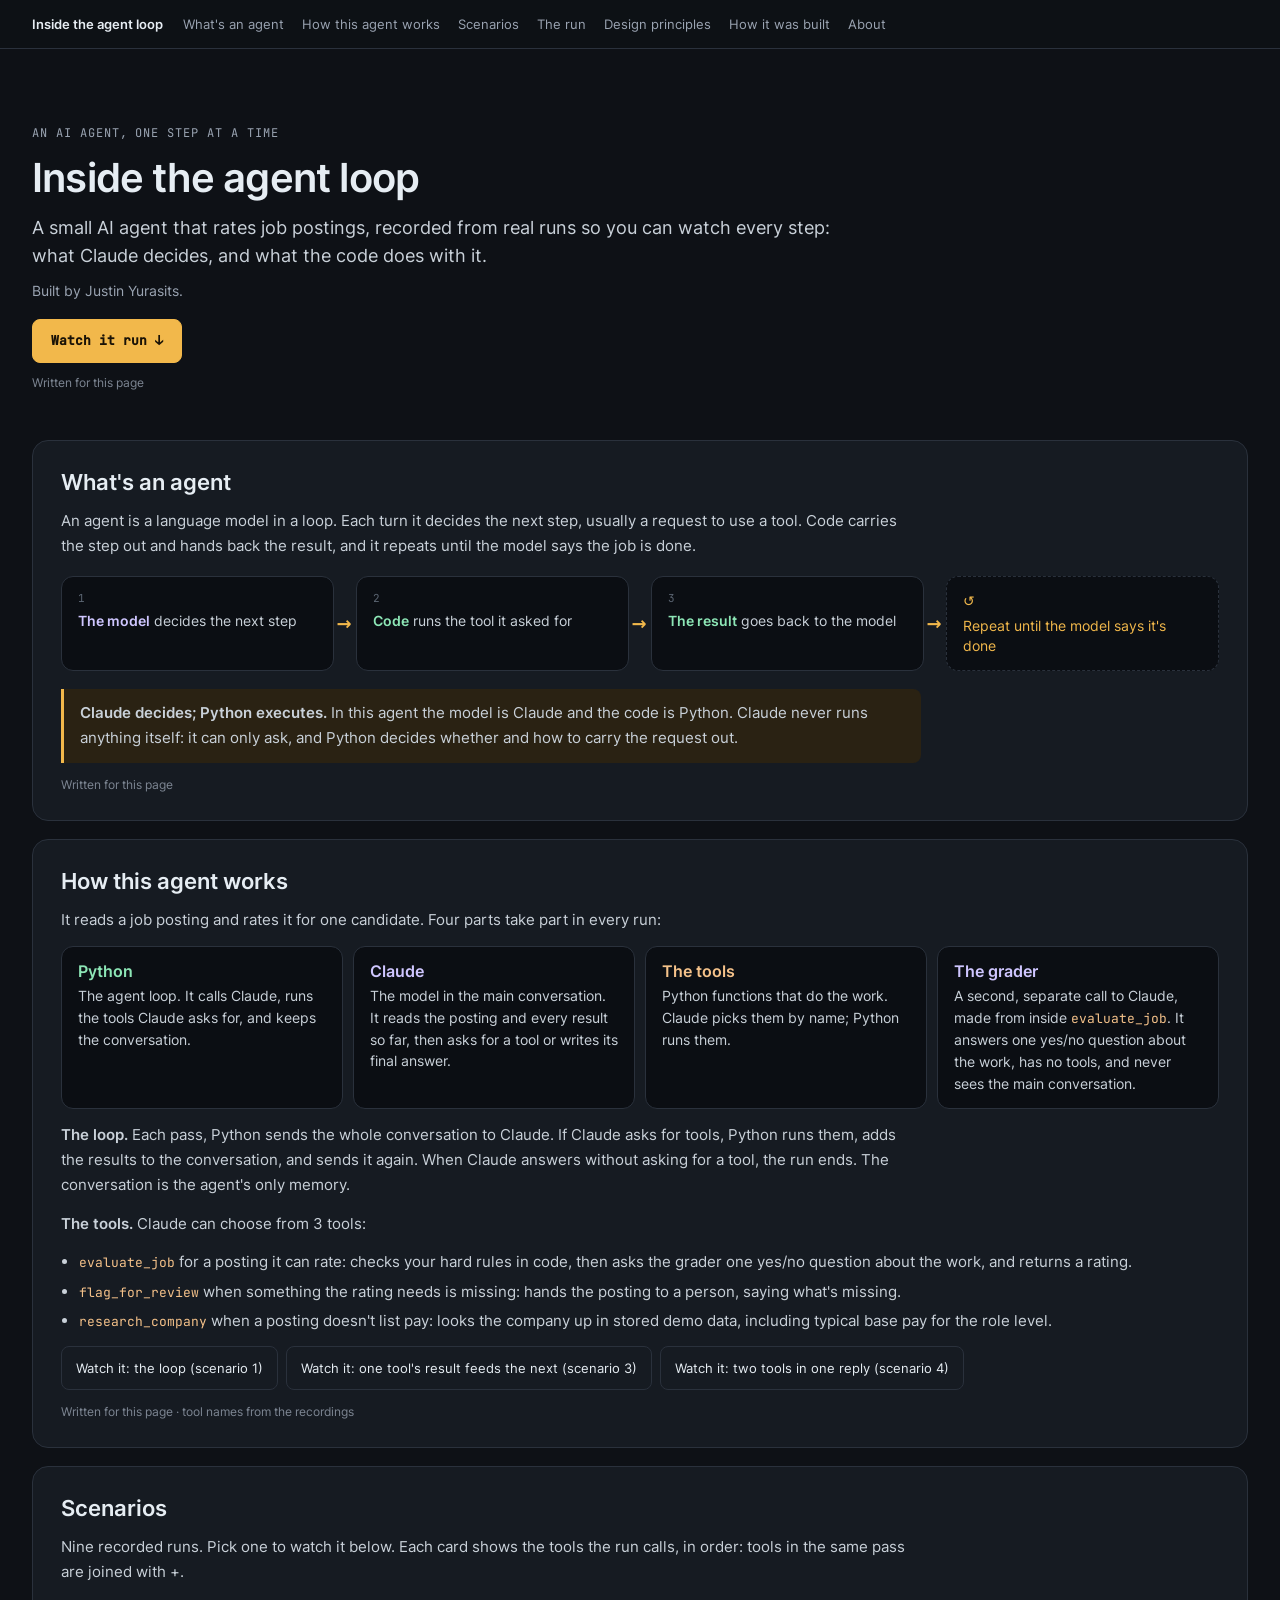
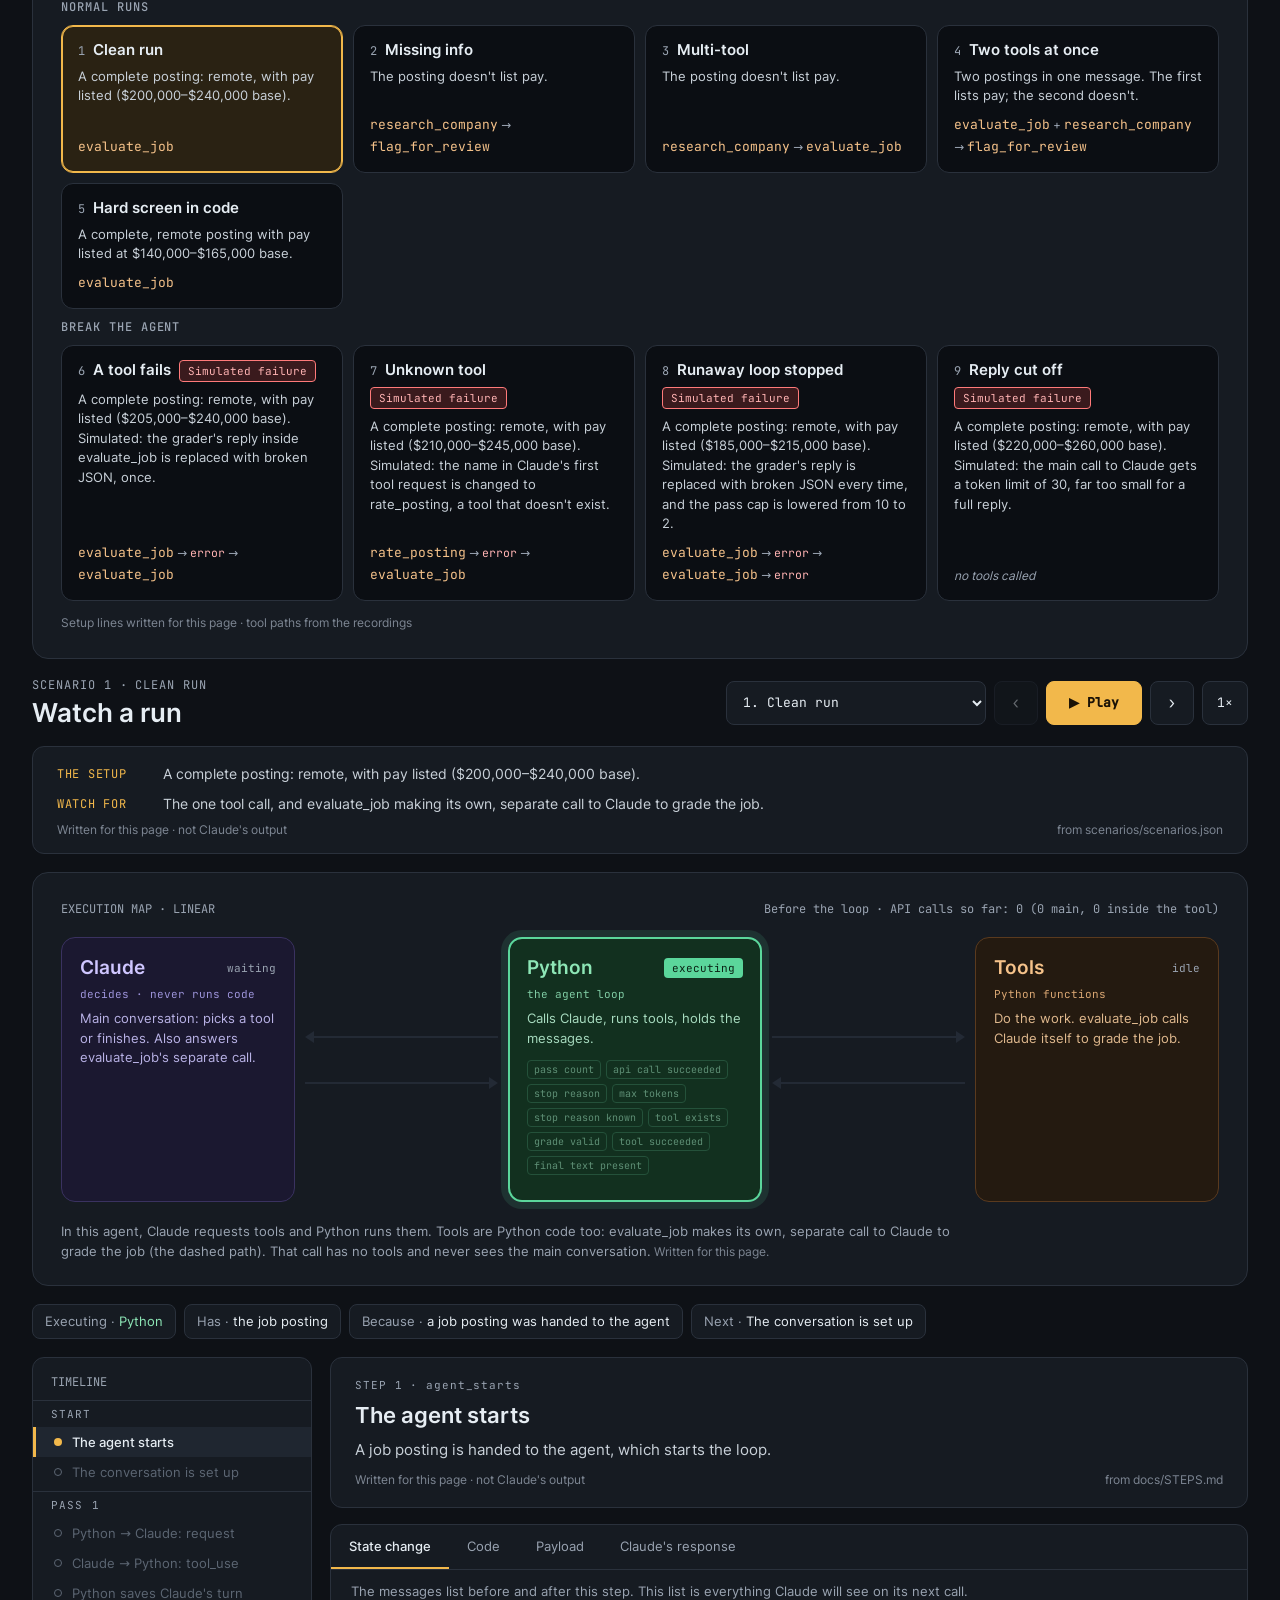
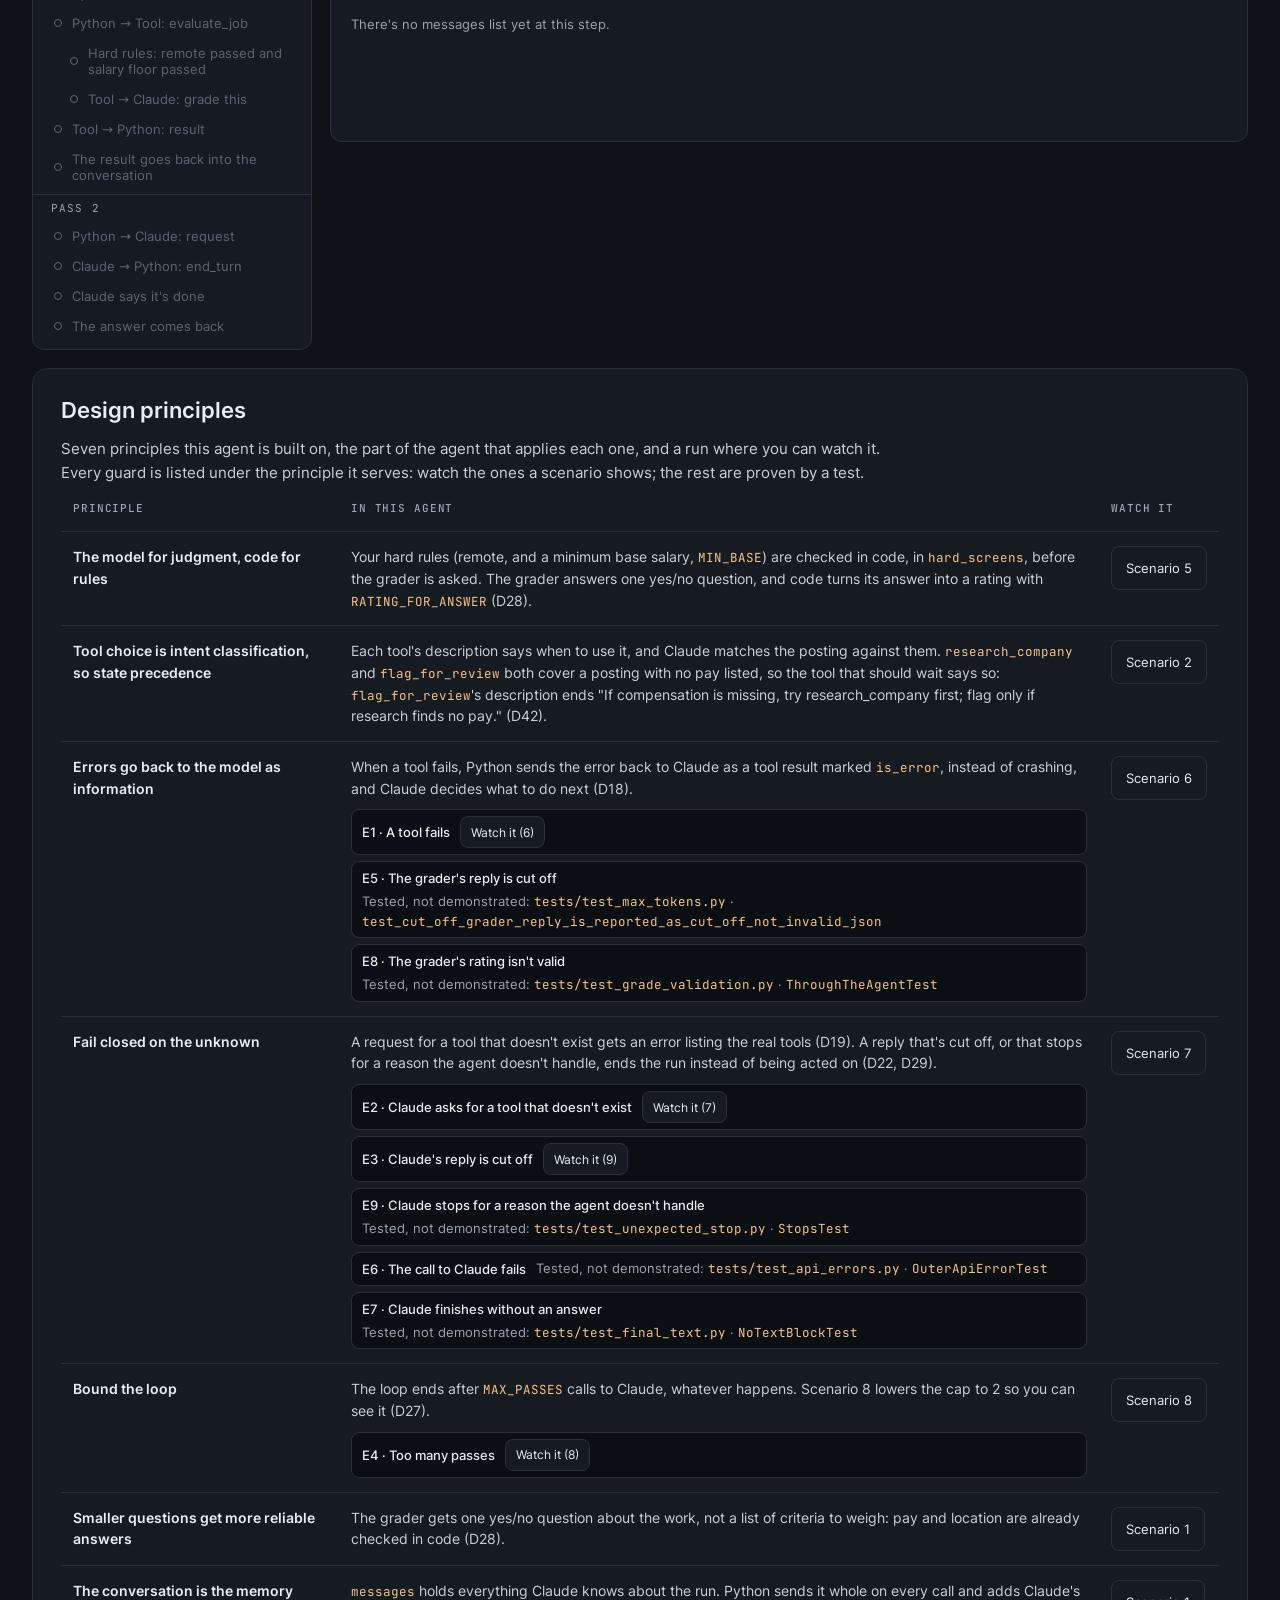
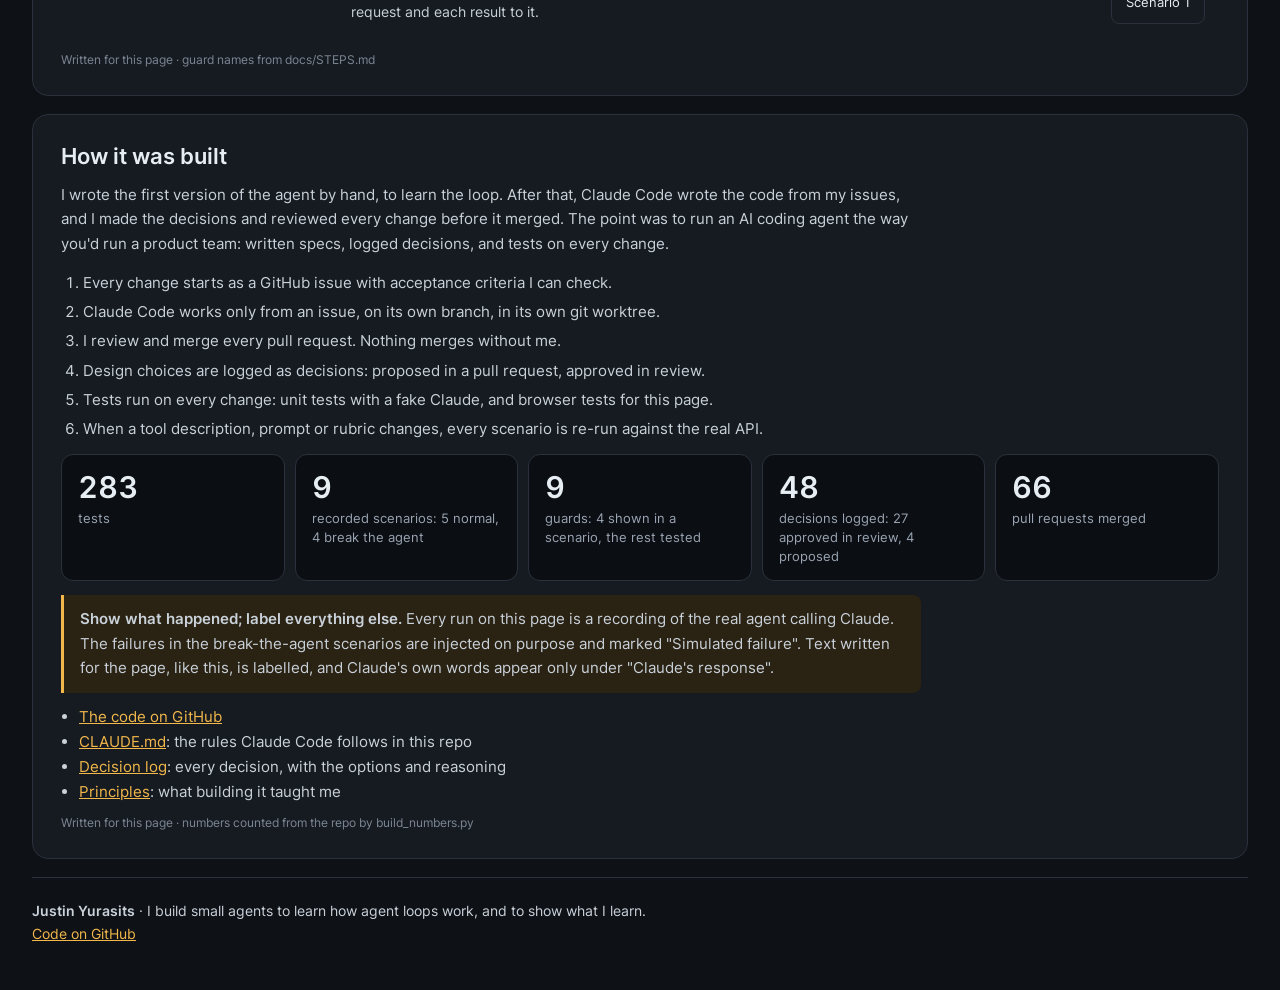
<file: job-evaluator/site/index.html>
<!doctype html>
<html lang="en">
<head>
<meta charset="utf-8">
<meta name="viewport" content="width=device-width, initial-scale=1">
<title>Inside the agent loop</title>
<!-- Link previews (#105): what LinkedIn and other sites show when the page's
     link is shared. Crawlers need absolute URLs, so og:url and og:image name
     the GitHub Pages address; nothing here is loaded by the page itself.
     preview.png is made by make_preview.py, not by hand. -->
<meta name="description" content="Watch a small AI agent work, one step at a time: what Claude decides, what the code does, and how it recovers when something breaks. Nine real, recorded runs.">
<meta property="og:type" content="website">
<meta property="og:title" content="Inside the agent loop">
<meta property="og:description" content="Watch a small AI agent work, one step at a time: what Claude decides, what the code does, and how it recovers when something breaks. Nine real, recorded runs.">
<meta property="og:url" content="https://justinyurasits.github.io/agents/job-evaluator/site/">
<meta property="og:image" content="https://justinyurasits.github.io/agents/job-evaluator/site/preview.png">
<meta property="og:image:width" content="1200">
<meta property="og:image:height" content="630">
<meta property="og:image:alt" content="The page's run view: Claude, Python and the tools, with a step of a recorded run highlighted.">
<meta name="twitter:card" content="summary_large_image">
<!-- Page v0 (#57): replays a recorded run, any of the nine (#71). Everything
     on it comes from the recording (../recordings/) and steps.json (built from docs/STEPS.md by
     build_steps.py). No framework, no build step, no requests except this
     page's own files. Serve job-evaluator/ and open /site/:
         python -m http.server 8000   then open localhost:8000/site/
     ?scenario=3 opens scenario 3; with no scenario given, it opens scenario 1. -->
<link rel="icon" href="data:,">
<link rel="stylesheet" href="style.css">
</head>
<body>
<!-- Page structure (#78, D36): eight sections, in this order. The header bar
     links to each. -->
<nav class="nav" aria-label="Sections">
  <a class="nav-home" href="#hero">Inside the agent loop</a>
  <div class="nav-links">
    <a href="#what-is-an-agent">What's an agent</a>
    <a href="#how-it-works">How this agent works</a>
    <a href="#scenarios">Scenarios</a>
    <a href="#run-view">The run</a>
    <a href="#principles">Design principles</a>
    <a href="#how-it-was-built">How it was built</a>
    <a href="#footer">About</a>
  </div>
</nav>

<div class="page">

<!-- 1. Hero -->
<header class="hero" id="hero">
  <div class="eyebrow">AN AI AGENT, ONE STEP AT A TIME</div>
  <h1>Inside the agent loop</h1>
  <p class="hero-line">A small AI agent that rates job postings, recorded from real runs so you can watch every step: what Claude decides, and what the code does with it.</p>
  <p class="hero-by">Built by Justin Yurasits.</p>
  <a class="btn primary hero-cta" href="#run-view">Watch it run ↓</a>
  <div class="written">Written for this page</div>
</header>

<!-- 2. What's an agent -->
<section class="section" id="what-is-an-agent" aria-labelledby="h-agent">
  <h2 id="h-agent">What's an agent</h2>
  <p>An agent is a language model in a loop. Each turn it decides the next step, usually a request to use a tool. Code carries the step out and hands back the result, and it repeats until the model says the job is done.</p>
  <ol class="loop" aria-label="The agent loop">
    <li><span class="loop-who who-claude">The model</span> decides the next step</li>
    <li><span class="loop-who who-python">Code</span> runs the tool it asked for</li>
    <li><span class="loop-who who-python">The result</span> goes back to the model</li>
    <li class="loop-repeat">Repeat until the model says it's done</li>
  </ol>
  <p class="principle"><strong>Claude decides; Python executes.</strong> In this agent the model is Claude and the code is Python. Claude never runs anything itself: it can only ask, and Python decides whether and how to carry the request out.</p>
  <div class="written">Written for this page</div>
</section>

<!-- 3. How this agent works -->
<section class="section" id="how-it-works" aria-labelledby="h-works">
  <h2 id="h-works">How this agent works</h2>
  <p>It reads a job posting and rates it for one candidate. Four parts take part in every run:</p>
  <dl class="actors">
    <div><dt class="who-python">Python</dt><dd>The agent loop. It calls Claude, runs the tools Claude asks for, and keeps the conversation.</dd></div>
    <div><dt class="who-claude">Claude</dt><dd>The model in the main conversation. It reads the posting and every result so far, then asks for a tool or writes its final answer.</dd></div>
    <div><dt class="who-tool">The tools</dt><dd>Python functions that do the work. Claude picks them by name; Python runs them.</dd></div>
    <div><dt class="who-claude">The grader</dt><dd>A second, separate call to Claude, made from inside <code class="tool">evaluate_job</code>. It answers one yes/no question about the work, has no tools, and never sees the main conversation.</dd></div>
  </dl>
  <p><strong>The loop.</strong> Each pass, Python sends the whole conversation to Claude. If Claude asks for tools, Python runs them, adds the results to the conversation, and sends it again. When Claude answers without asking for a tool, the run ends. The conversation is the agent's only memory.</p>
  <p id="tools-intro"><strong>The tools.</strong></p>
  <ul class="tool-list" id="tool-list"></ul>
  <div class="watch-row">
    <button type="button" class="btn watch" data-scenario="1">Watch it: the loop (scenario 1)</button>
    <button type="button" class="btn watch" data-scenario="3">Watch it: one tool's result feeds the next (scenario 3)</button>
    <button type="button" class="btn watch" data-scenario="4">Watch it: two tools in one reply (scenario 4)</button>
  </div>
  <div class="written">Written for this page · tool names from the recordings</div>
</section>

<!-- 4. Scenarios (#79): one card per scenario, built by app.js from
     scenarios.json (name, setup) and each recording (the tool path). -->
<section class="section" id="scenarios" aria-labelledby="h-scenarios">
  <h2 id="h-scenarios">Scenarios</h2>
  <p>Nine recorded runs. Pick one to watch it below. Each card shows the tools the run calls, in order: tools in the same pass are joined with +.</p>
  <div id="cards"></div>
  <div class="written">Setup lines written for this page · tool paths from the recordings</div>
</section>

<!-- 5. The run view: the Execution Explorer (D15) -->
<section class="run-view" id="run-view" aria-labelledby="h-run">
<header class="top">
  <div class="title">
    <div class="eyebrow" id="eyebrow">LOADING…</div>
    <h2 class="run-title" id="h-run">Watch a run</h2>
  </div>
  <div class="controls">
    <label class="sr-only" for="scenario">Scenario</label>
    <select class="btn chooser" id="scenario" disabled></select>
    <button type="button" class="btn icon" id="back" aria-label="Previous step">‹</button>
    <button type="button" class="btn primary" id="play">▶ Play</button>
    <button type="button" class="btn icon" id="next" aria-label="Next step">›</button>
    <button type="button" class="btn" id="speed" aria-label="Playback speed">1×</button>
  </div>
</header>

<div class="run" id="run" hidden>
<!-- The scenario's intro (#75): what's different about this input, and what
     to watch for. From scenarios.json; never states the outcome. -->
<section class="card intro" id="intro" aria-label="About this scenario">
  <div class="intro-row"><span class="intro-k">The setup</span><span id="intro-setup"></span></div>
  <div class="intro-row"><span class="intro-k">Watch for</span><span id="intro-watch"></span></div>
  <div class="explain-foot"><span>Written for this page · not Claude's output</span><span>from scenarios/scenarios.json</span></div>
</section>

<section class="map" aria-label="Execution map">
  <div class="map-head"><span>EXECUTION MAP · LINEAR</span><span id="map-status"></span></div>

  <div class="map-row">
    <div class="box claude" id="box-claude">
      <div class="box-head"><span class="box-name">Claude</span><span class="box-status" id="status-claude"></span></div>
      <div class="box-role">decides · never runs code</div>
      <div class="box-desc">Main conversation: picks a tool or finishes. Also answers evaluate_job's separate call.</div>
    </div>

    <div class="gap">
      <div class="arrow" id="arrow-api_request" data-dir="left"></div>
      <div class="arrow" id="arrow-api_response" data-dir="right"></div>
    </div>

    <div class="box python" id="box-python">
      <div class="box-head"><span class="box-name">Python</span><span class="box-status" id="status-python"></span></div>
      <div class="box-role">the agent loop</div>
      <div class="box-desc">Calls Claude, runs tools, holds the messages.</div>
      <div class="guards" id="guards" aria-label="Guards"></div>
      <div class="checks" id="checks" aria-live="polite"></div>
    </div>

    <div class="gap">
      <div class="arrow" id="arrow-tool_call" data-dir="right"></div>
      <div class="arrow" id="arrow-tool_result" data-dir="left"></div>
    </div>

    <div class="box tools" id="box-tool">
      <div class="box-head"><span class="box-name">Tools</span><span class="box-status" id="status-tool"></span></div>
      <div class="box-role">Python functions</div>
      <div class="box-desc">Do the work. evaluate_job calls Claude itself to grade the job.</div>
    </div>
  </div>

  <div class="inner" id="inner" hidden>
    <svg class="inner-svg" id="inner-svg" preserveAspectRatio="none" aria-hidden="true"></svg>
    <div class="inner-tags">
      <span class="tag inner-desc" id="inner-req">evaluate_job's own API call · goes out through Python · rubric + job · no tools · separate conversation</span>
      <span class="tag" id="inner-res" hidden></span>
    </div>
  </div>

  <div class="map-caption">In this agent, Claude requests tools and Python runs them. Tools are Python code too: evaluate_job makes its own, separate call to Claude to grade the job (the dashed path). That call has no tools and never sees the main conversation.</div>
</section>

<div class="facts" id="facts">
  <span class="fact"><span class="k">Executing ·</span> <span id="fact-executing"></span></span>
  <span class="fact"><span class="k">Has ·</span> <span id="fact-has"></span></span>
  <span class="fact"><span class="k">Because ·</span> <span id="fact-because"></span></span>
  <span class="fact"><span class="k">Next ·</span> <span id="fact-next"></span></span>
</div>

<!-- Shown only on the last step (#75): what happened, and why it matters. -->
<section class="card summary" id="summary" aria-label="Run summary" hidden>
  <div class="summary-k">WHAT HAPPENED</div>
  <p id="summary-text"></p>
  <div class="explain-foot"><span>Written for this page · not Claude's output</span><span>from scenarios/scenarios.json</span></div>
</section>

<div class="lower">
  <section class="timeline" aria-label="Timeline">
    <div class="timeline-head">TIMELINE</div>
    <div class="timeline-list" id="timeline"></div>
  </section>

  <section class="inspector" aria-label="Step inspector">
    <div class="card explain">
      <div class="explain-top">
        <span class="step-num" id="step-num"></span>
        <span class="sim" id="sim" hidden>Simulated failure</span>
      </div>
      <h2 id="step-title"></h2>
      <p id="step-text"></p>
      <div class="carries" id="carries" hidden><span id="carries-text"></span><span class="carries-src">from the recording</span></div>
      <div class="explain-foot"><span>Written for this page · not Claude's output</span><span>from docs/STEPS.md</span></div>
    </div>

    <div class="card tabs-card">
      <div role="tablist" class="tabs" id="tabs">
        <button type="button" role="tab" data-tab="state" aria-selected="true"
          data-desc="The messages list before and after this step. This list is everything Claude will see on its next call.">State change</button>
        <button type="button" role="tab" data-tab="code" aria-selected="false"
          data-desc="The Python that ran at this step.">Code</button>
        <button type="button" role="tab" data-tab="payload" aria-selected="false"
          data-desc="The exact data that crossed between components.">Payload</button>
        <button type="button" role="tab" data-tab="claude" aria-selected="false"
          data-desc="Claude's own output, unedited.">Claude's response</button>
      </div>
      <p class="tab-desc" id="tab-desc"></p>
      <div class="tab-body" id="tab-body" role="tabpanel"></div>
    </div>
  </section>
</div>
</div>

<p class="error" id="load-error" role="alert" hidden></p>
</section>

<!-- 6. Design principles (#80, D36): principle → the feature in this agent
     that implements it → Watch it. Every guard (E-step) is listed under the
     principle it serves; its name and number are filled in from steps.json. -->
<section class="section" id="principles" aria-labelledby="h-principles">
  <h2 id="h-principles">Design principles</h2>
  <p>Seven principles this agent is built on, the part of the agent that applies each one, and a run where you can watch it. Every guard is listed under the principle it serves: watch the ones a scenario shows; the rest are proven by a test.</p>
  <table class="principles">
    <thead><tr><th scope="col">Principle</th><th scope="col">In this agent</th><th scope="col">Watch it</th></tr></thead>
    <tbody>
    <tr>
      <th scope="row" class="principle-name">The model for judgment, code for rules</th>
      <td class="principle-feature">Your hard rules (remote, and a minimum base salary, <code>MIN_BASE</code>) are checked in code, in <code>hard_screens</code>, before the grader is asked. The grader answers one yes/no question, and code turns its answer into a rating with <code>RATING_FOR_ANSWER</code> (D28).</td>
      <td class="principle-watch"><button type="button" class="btn watch" data-scenario="5">Scenario 5</button></td>
    </tr>
    <tr>
      <th scope="row" class="principle-name">Tool choice is intent classification, so state precedence</th>
      <td class="principle-feature">Each tool's description says when to use it, and Claude matches the posting against them. <code>research_company</code> and <code>flag_for_review</code> both cover a posting with no pay listed, so the tool that should wait says so: <code>flag_for_review</code>'s description ends "If compensation is missing, try research_company first; flag only if research finds no pay." (D42).</td>
      <td class="principle-watch"><button type="button" class="btn watch" data-scenario="2">Scenario 2</button></td>
    </tr>
    <tr>
      <th scope="row" class="principle-name">Errors go back to the model as information</th>
      <td class="principle-feature">When a tool fails, Python sends the error back to Claude as a tool result marked <code>is_error</code>, instead of crashing, and Claude decides what to do next (D18).
        <ul class="guard-list" aria-label="Guards">
          <li data-guard="tool_failed" data-scenario="6"><span class="guard-name"></span> <button type="button" class="btn watch watch-small" data-scenario="6">Watch it (6)</button></li>
          <li data-guard="grader_cut_off"><span class="guard-name"></span> <span class="tested">Tested, not demonstrated: <code>tests/test_max_tokens.py</code> · <code>test_cut_off_grader_reply_is_reported_as_cut_off_not_invalid_json</code></span></li>
          <li data-guard="invalid_grade"><span class="guard-name"></span> <span class="tested">Tested, not demonstrated: <code>tests/test_grade_validation.py</code> · <code>ThroughTheAgentTest</code></span></li>
        </ul></td>
      <td class="principle-watch"><button type="button" class="btn watch" data-scenario="6">Scenario 6</button></td>
    </tr>
    <tr>
      <th scope="row" class="principle-name">Fail closed on the unknown</th>
      <td class="principle-feature">A request for a tool that doesn't exist gets an error listing the real tools (D19). A reply that's cut off, or that stops for a reason the agent doesn't handle, ends the run instead of being acted on (D22, D29).
        <ul class="guard-list" aria-label="Guards">
          <li data-guard="unknown_tool" data-scenario="7"><span class="guard-name"></span> <button type="button" class="btn watch watch-small" data-scenario="7">Watch it (7)</button></li>
          <li data-guard="reply_cut_off" data-scenario="9"><span class="guard-name"></span> <button type="button" class="btn watch watch-small" data-scenario="9">Watch it (9)</button></li>
          <li data-guard="unexpected_stop"><span class="guard-name"></span> <span class="tested">Tested, not demonstrated: <code>tests/test_unexpected_stop.py</code> · <code>StopsTest</code></span></li>
          <li data-guard="api_call_failed"><span class="guard-name"></span> <span class="tested">Tested, not demonstrated: <code>tests/test_api_errors.py</code> · <code>OuterApiErrorTest</code></span></li>
          <li data-guard="no_final_answer"><span class="guard-name"></span> <span class="tested">Tested, not demonstrated: <code>tests/test_final_text.py</code> · <code>NoTextBlockTest</code></span></li>
        </ul></td>
      <td class="principle-watch"><button type="button" class="btn watch" data-scenario="7">Scenario 7</button></td>
    </tr>
    <tr>
      <th scope="row" class="principle-name">Bound the loop</th>
      <td class="principle-feature">The loop ends after <code>MAX_PASSES</code> calls to Claude, whatever happens. Scenario 8 lowers the cap to 2 so you can see it (D27).
        <ul class="guard-list" aria-label="Guards">
          <li data-guard="pass_cap" data-scenario="8"><span class="guard-name"></span> <button type="button" class="btn watch watch-small" data-scenario="8">Watch it (8)</button></li>
        </ul></td>
      <td class="principle-watch"><button type="button" class="btn watch" data-scenario="8">Scenario 8</button></td>
    </tr>
    <tr>
      <th scope="row" class="principle-name">Smaller questions get more reliable answers</th>
      <td class="principle-feature">The grader gets one yes/no question about the work, not a list of criteria to weigh: pay and location are already checked in code (D28).</td>
      <td class="principle-watch"><button type="button" class="btn watch" data-scenario="1">Scenario 1</button></td>
    </tr>
    <tr>
      <th scope="row" class="principle-name">The conversation is the memory</th>
      <td class="principle-feature"><code>messages</code> holds everything Claude knows about the run. Python sends it whole on every call and adds Claude's request and each result to it.</td>
      <td class="principle-watch"><button type="button" class="btn watch" data-scenario="1">Scenario 1</button></td>
    </tr>
    </tbody>
  </table>
  <div class="written">Written for this page · guard names from docs/STEPS.md</div>
</section>

<!-- 7. How it was built (#81): for people evaluating the work. Every number
     is filled in from numbers.json, which build_numbers.py counts from the
     repo; none is typed here. -->
<section class="section" id="how-it-was-built" aria-labelledby="h-built">
  <h2 id="h-built">How it was built</h2>
  <p>I wrote the first version of the agent by hand, to learn the loop. After that, Claude Code wrote the code from my issues, and I made the decisions and reviewed every change before it merged. The point was to run an AI coding agent the way you'd run a product team: written specs, logged decisions, and tests on every change.</p>
  <ol class="workflow">
    <li>Every change starts as a GitHub issue with acceptance criteria I can check.</li>
    <li>Claude Code works only from an issue, on its own branch, in its own git worktree.</li>
    <li>I review and merge every pull request. Nothing merges without me.</li>
    <li>Design choices are logged as decisions: proposed in a pull request, approved in review.</li>
    <li>Tests run on every change: unit tests with a fake Claude, and browser tests for this page.</li>
    <li>When a tool description, prompt or rubric changes, every scenario is re-run against the real API.</li>
  </ol>
  <div class="numbers" aria-label="By the numbers">
    <div class="number"><span class="n" data-number="tests"></span><span class="n-label">tests</span></div>
    <div class="number"><span class="n" data-number="scenarios.total"></span><span class="n-label">recorded scenarios: <span data-number="scenarios.normal"></span> normal, <span data-number="scenarios.break"></span> break the agent</span></div>
    <div class="number"><span class="n" data-number="guards.total"></span><span class="n-label">guards: <span data-number="guards.demonstrated"></span> shown in a scenario, the rest tested</span></div>
    <div class="number"><span class="n" data-number="decisions.logged"></span><span class="n-label">decisions logged: <span data-number="decisions.approved"></span> approved in review, <span data-number="decisions.proposed"></span> proposed</span></div>
    <div class="number"><span class="n" data-number="merged_prs"></span><span class="n-label">pull requests merged</span></div>
  </div>
  <p class="principle"><strong>Show what happened; label everything else.</strong> Every run on this page is a recording of the real agent calling Claude. The failures in the break-the-agent scenarios are injected on purpose and marked "Simulated failure". Text written for the page, like this, is labelled, and Claude's own words appear only under "Claude's response".</p>
  <ul class="links">
    <li><a href="https://github.com/justinyurasits/agents">The code on GitHub</a></li>
    <li><a href="https://github.com/justinyurasits/agents/blob/main/CLAUDE.md">CLAUDE.md</a>: the rules Claude Code follows in this repo</li>
    <li><a href="https://github.com/justinyurasits/design/blob/main/agents/job-evaluator/design.md#decision-log">Decision log</a>: every decision, with the options and reasoning</li>
    <li><a href="https://github.com/justinyurasits/design/blob/main/agents/principles.md">Principles</a>: what building it taught me</li>
  </ul>
  <div class="written">Written for this page · numbers counted from the repo by build_numbers.py</div>
</section>

<!-- 8. Footer (#81): name, one line, the repo. A contact link comes later. -->
<footer class="footer" id="footer">
  <p><strong>Justin Yurasits</strong> · I build small agents to learn how agent loops work, and to show what I learn.</p>
  <p><a href="https://github.com/justinyurasits/agents">Code on GitHub</a></p>
</footer>
</div>
<script src="app.js"></script>
</body>
</html>
</file>
<file: job-evaluator/site/style.css>
/* Colors, sizes and labels follow design/explorer-d1-mockup.html (D15).
   Fonts: Inter and JetBrains Mono ship with the page in fonts/ (SIL Open Font
   License, see fonts/OFL-*.txt), since it loads nothing but its own files (#57). */

@font-face { font-family: "Inter"; font-weight: 400; font-display: swap; src: url("fonts/inter-latin-400-normal.woff2") format("woff2"); }
@font-face { font-family: "Inter"; font-weight: 500; font-display: swap; src: url("fonts/inter-latin-500-normal.woff2") format("woff2"); }
@font-face { font-family: "Inter"; font-weight: 600; font-display: swap; src: url("fonts/inter-latin-600-normal.woff2") format("woff2"); }
@font-face { font-family: "JetBrains Mono"; font-weight: 400; font-display: swap; src: url("fonts/jetbrains-mono-latin-400-normal.woff2") format("woff2"); }
@font-face { font-family: "JetBrains Mono"; font-weight: 500; font-display: swap; src: url("fonts/jetbrains-mono-latin-500-normal.woff2") format("woff2"); }

:root {
  --bg: #0E1116;
  --panel: #161B22;
  --line: #2A313C;
  --well: #0B0E13;
  --text: #E6EDF3;
  --muted: #9AA4B2;
  --faint: #5C6673;
  --dim: #7D8693;
  --body: #C9D1D9;
  --amber: #F2B84B;
  --amber-bg: #2A2213;
  --red: #FF7A7A;
  --red-text: #FFB3B3;
  --red-soft: #FF9B9B;
  --red-bg: #3A1A1D;
  --arrow: #3A4250;
  --green: #5BD69B;
  --violet: #B4A6FF;
  --violet-line: #8A6BD9;
  --orange: #F5C28A;
  --sans: Inter, system-ui, -apple-system, "Segoe UI", Roboto, sans-serif;
  --mono: "JetBrains Mono", ui-monospace, SFMono-Regular, Menlo, Consolas, monospace;
}

* { box-sizing: border-box; }
body { margin: 0; background: var(--bg); color: var(--text); font-family: var(--sans); }
[hidden] { display: none !important; }

.page { max-width: 1376px; margin: 0 auto; padding: 28px 32px 40px; display: flex; flex-direction: column; gap: 18px; }

/* --- header ---------------------------------------------------------------- */
.top { display: flex; flex-wrap: wrap; align-items: center; justify-content: space-between; gap: 16px; }
.title { display: flex; flex-direction: column; gap: 4px; }
.eyebrow { font-family: var(--mono); font-size: 12px; letter-spacing: 0.08em; color: var(--muted); }
h1 { margin: 0; font-size: 26px; font-weight: 600; letter-spacing: -0.01em; }

/* --- page structure (#78, D36): nav, hero, text sections ----------------- */
html { scroll-behavior: smooth; }
@media (prefers-reduced-motion: reduce) { html { scroll-behavior: auto; } }
.nav { position: sticky; top: 0; z-index: 10; display: flex; flex-wrap: wrap; align-items: center; gap: 8px 20px; padding: 10px 32px; background: rgba(14,17,22,0.94); border-bottom: 1px solid var(--line); backdrop-filter: blur(6px); }
.nav a { color: var(--muted); text-decoration: none; font-size: 13px; padding: 6px 0; }
.nav a:hover, .nav a:focus-visible { color: var(--text); }
.nav a:focus-visible { outline: 2px solid var(--amber); outline-offset: 2px; }
.nav-home { font-weight: 600; color: var(--text) !important; }
.nav-links { display: flex; flex-wrap: wrap; gap: 4px 18px; }
/* Sections stop below the sticky nav when a link jumps to them. */
.hero, .section, .run-view { scroll-margin-top: 64px; }

.hero { padding: 48px 0 32px; display: flex; flex-direction: column; align-items: flex-start; gap: 12px; max-width: 820px; }
.hero h1 { font-size: 40px; letter-spacing: -0.02em; }
.hero-line { margin: 0; font-size: 18px; line-height: 1.55; color: var(--body); }
.hero-by { margin: 0; font-size: 14px; color: var(--muted); }
.hero-cta { display: inline-flex; align-items: center; text-decoration: none; margin-top: 8px; }

.section { background: var(--panel); border: 1px solid var(--line); border-radius: 16px; padding: 28px; display: flex; flex-direction: column; gap: 14px; }
.section p { margin: 0; max-width: 860px; font-size: 15px; line-height: 1.65; color: var(--body); }
.section code { font-family: var(--mono); font-size: 13px; color: var(--orange); }
.written { font-size: 12px; color: var(--dim); }

/* The loop diagram: four steps, then back to the start. */
.loop { list-style: none; margin: 4px 0; padding: 0; display: flex; flex-wrap: wrap; align-items: stretch; gap: 22px; counter-reset: loop; }
.loop li { counter-increment: loop; flex: 1 1 170px; position: relative; padding: 14px 16px; border-radius: 12px; background: var(--well); border: 1px solid var(--line); font-size: 14px; line-height: 1.45; color: var(--body); }
.loop li::before { content: counter(loop); display: block; font-family: var(--mono); font-size: 11px; color: var(--faint); margin-bottom: 4px; }
.loop li:not(:last-child)::after { content: "→"; position: absolute; right: -11px; top: 50%; transform: translate(50%, -50%); color: var(--amber); font-size: 18px; font-weight: 600; }
.loop .loop-repeat { border-style: dashed; color: var(--amber); }
.loop .loop-repeat::before { content: "↺"; font-size: 14px; color: var(--amber); }
.loop-who { font-weight: 600; }
.principle { padding: 12px 16px; border-left: 3px solid var(--amber); background: var(--amber-bg); border-radius: 0 8px 8px 0; }

.actors { margin: 0; display: grid; grid-template-columns: repeat(auto-fit, minmax(230px, 1fr)); gap: 10px; }
.actors div { padding: 14px 16px; border-radius: 12px; background: var(--well); border: 1px solid var(--line); }
.actors dt { font-weight: 600; margin-bottom: 4px; }
.actors dd { margin: 0; font-size: 14px; line-height: 1.55; color: var(--body); }
.tool-list { margin: 0; padding-left: 18px; display: flex; flex-direction: column; gap: 6px; font-size: 15px; line-height: 1.55; color: var(--body); }
.tool-list code { color: var(--orange); }
.watch-row { display: flex; flex-wrap: wrap; gap: 8px; }
.btn.watch { height: auto; min-height: 44px; padding: 8px 14px; font-family: var(--sans); text-align: left; }
.btn.watch:hover { border-color: var(--amber); }

.run-view { display: flex; flex-direction: column; gap: 18px; }

/* Design principles (#80): a table; on a phone each row stacks. */
.principles { width: 100%; border-collapse: collapse; font-size: 14px; line-height: 1.55; }
.principles th, .principles td { text-align: left; vertical-align: top; padding: 14px 12px; border-top: 1px solid var(--line); }
.principles thead th { border-top: 0; padding-top: 0; font-family: var(--mono); font-size: 11px; font-weight: 500; letter-spacing: 0.08em; text-transform: uppercase; color: var(--muted); }
.principle-name { width: 24%; font-weight: 600; color: var(--text); }
.principle-feature { color: var(--body); }
.principle-feature code, .guard-list code { font-family: var(--mono); font-size: 12.5px; color: var(--orange); }
.principle-watch { width: 1%; white-space: nowrap; }
.principle-watch .btn + .btn { margin-left: 6px; }
.guard-list { list-style: none; margin: 10px 0 0; padding: 0; display: flex; flex-direction: column; gap: 6px; }
.guard-list li { display: flex; flex-wrap: wrap; align-items: center; gap: 4px 10px; padding: 6px 10px; border-radius: 8px; background: var(--well); border: 1px solid var(--line); font-size: 13px; }
.guard-name { font-weight: 500; color: var(--text); }
.tested { color: var(--muted); font-size: 12.5px; min-width: 0; overflow-wrap: anywhere; }   /* long test names wrap on a phone */
.btn.watch-small { min-height: 32px; height: auto; padding: 4px 10px; font-size: 12px; }

/* How it was built and the footer (#81). */
.workflow { margin: 0; padding-left: 22px; display: flex; flex-direction: column; gap: 6px; max-width: 860px; font-size: 15px; line-height: 1.55; color: var(--body); }
.numbers { display: grid; grid-template-columns: repeat(auto-fit, minmax(170px, 1fr)); gap: 10px; }
.number { display: flex; flex-direction: column; gap: 4px; padding: 14px 16px; border-radius: 12px; background: var(--well); border: 1px solid var(--line); }
.number .n { font-size: 30px; font-weight: 600; color: var(--text); font-variant-numeric: tabular-nums; }
.n-label { font-size: 13px; line-height: 1.45; color: var(--muted); }
.links { margin: 0; padding-left: 18px; display: flex; flex-direction: column; gap: 6px; font-size: 15px; color: var(--body); }
.section a, .footer a { color: var(--amber); }
.footer { padding: 24px 0 8px; border-top: 1px solid var(--line); display: flex; flex-direction: column; gap: 6px; scroll-margin-top: 64px; }
.footer p { margin: 0; font-size: 14px; color: var(--body); }

/* Scenario cards (#79). */
.card-group { display: flex; flex-direction: column; gap: 10px; }
.card-group + .card-group { margin-top: 10px; }
.card-group-name { margin: 0; font-family: var(--mono); font-size: 12px; font-weight: 500; letter-spacing: 0.08em; text-transform: uppercase; color: var(--muted); }
.card-grid { display: grid; grid-template-columns: repeat(auto-fill, minmax(250px, 1fr)); gap: 10px; }
.scenario-card { display: flex; flex-direction: column; gap: 8px; text-align: left; padding: 14px 16px; border-radius: 12px; border: 1px solid var(--line); background: var(--well); color: var(--text); font-family: var(--sans); cursor: pointer; transition: border-color .15s, background .15s; }
.scenario-card:hover { border-color: var(--amber); }
.scenario-card:focus-visible { outline: 2px solid var(--amber); outline-offset: 2px; }
.scenario-card.selected { border-color: var(--amber); background: var(--amber-bg); box-shadow: 0 0 0 1px var(--amber) inset; }
.card-top { display: flex; align-items: baseline; flex-wrap: wrap; gap: 8px; }
.card-num { font-family: var(--mono); font-size: 12px; color: var(--muted); }
.card-name { font-weight: 600; font-size: 15px; }
.card-sim { font-size: 10px; padding: 2px 6px; }
.card-setup { font-size: 13px; line-height: 1.5; color: var(--body); }
.card-path { margin-top: auto; font-size: 12px; line-height: 1.7; color: var(--muted); }
.path-tool { font-family: var(--mono); font-size: 11.5px; color: var(--orange); }
.path-error { font-family: var(--mono); font-size: 11.5px; color: var(--red-text); }
.path-none { font-style: italic; }
.run-title { font-size: 26px; }
.controls { display: flex; flex-wrap: wrap; align-items: center; gap: 8px; font-family: var(--mono); font-size: 13px; }
.btn { height: 44px; padding: 0 14px; border-radius: 8px; border: 1px solid var(--line); background: var(--panel); color: var(--text); font-family: var(--mono); font-size: 13px; cursor: pointer; }
.btn.icon { width: 44px; padding: 0; font-size: 16px; }
.btn.primary { padding: 0 18px; border-color: var(--amber); background: var(--amber); color: #1A1206; font-weight: 600; min-width: 96px; }
.btn:disabled { opacity: 0.4; cursor: default; }
/* The scenario chooser (#71): a native select, styled like the buttons. */
.btn.chooser { max-width: 260px; padding: 0 12px; }
.btn.chooser optgroup, .btn.chooser option { background: var(--panel); color: var(--text); }
.sr-only { position: absolute; width: 1px; height: 1px; overflow: hidden; clip: rect(0 0 0 0); white-space: nowrap; }
.btn:focus-visible, .chooser:focus-visible, .tabs button:focus-visible, .tl-step:focus-visible { outline: 2px solid var(--amber); outline-offset: 2px; }

/* --- execution map ---------------------------------------------------------- */
.map { background: var(--panel); border: 1px solid var(--line); border-radius: 16px; padding: 28px 28px 24px; display: flex; flex-direction: column; gap: 20px; }
.map-head { display: flex; justify-content: space-between; flex-wrap: wrap; gap: 8px; font-family: var(--mono); font-size: 12px; color: var(--muted); }
.map-row { display: flex; align-items: stretch; flex-wrap: wrap; }

.box { min-height: 150px; border-radius: 14px; padding: 18px; display: flex; flex-direction: column; gap: 8px; border: 1px solid; transition: background .2s, border-color .2s, box-shadow .2s; }
.box-head { display: flex; justify-content: space-between; align-items: center; gap: 8px; }
.box-name { font-size: 19px; font-weight: 600; }
.box-status { font-family: var(--mono); font-size: 11px; color: var(--muted); }
.box-role { font-family: var(--mono); font-size: 11px; }
.box-desc { font-size: 13px; line-height: 1.5; }
.box.active { border-width: 2px; padding: 17px; }
.box.active .box-status { padding: 3px 8px; border-radius: 4px; }

.box.claude { flex: 1 1 190px; min-width: 180px; border-color: #3A3260; background: #1B1830; }
.box.claude .box-name { color: #CFC6FF; }
.box.claude .box-role { color: #9C93D9; }
.box.claude .box-desc { color: #B9B2E6; }
.box.claude.active { border-color: var(--violet); background: #241F44; box-shadow: 0 0 0 7px rgba(180,166,255,0.12); }
.box.claude.active .box-status { background: var(--violet); color: #17122E; }

.box.python { flex: 1 1 210px; min-width: 190px; border-color: #24513A; background: #11221A; }
.box.python .box-name { color: #8DE6B6; }
.box.python .box-role { color: #7FCBA3; }
.box.python .box-desc { color: #A8DCC0; }
.box.python.active { border-color: var(--green); background: #12301F; box-shadow: 0 0 0 7px rgba(91,214,155,0.12); }
.box.python.active .box-status { background: var(--green); color: #0B2416; }

.box.tools { flex: 1 1 200px; min-width: 180px; border-color: #5A3A1E; background: #241A10; }
.box.tools .box-name { color: var(--orange); }
.box.tools .box-role { color: #D9A672; }
.box.tools .box-desc { color: #E0B98E; }
.box.tools.active { border-color: var(--orange); background: #33240F; box-shadow: 0 0 0 7px rgba(245,194,138,0.12); }
.box.tools.active .box-status { background: var(--orange); color: #2A1806; }
.box-status.failed { color: var(--red-soft); }
.box.active .box-status.failed { background: var(--red); color: #2A0B0D; }

/* guard badges, in the Python box */
.guards { display: flex; flex-wrap: wrap; gap: 5px; margin-top: 4px; }
.guard { font-family: var(--mono); font-size: 10px; padding: 2px 6px; border-radius: 4px; border: 1px solid #24513A; color: #5E8F75; background: transparent; }
.guard.checking { animation: flash 2.2s ease-out forwards; }
@keyframes flash {
  0%, 45% { border-color: var(--green); color: #DFFFEF; background: #1F6B45; }
  100% { border-color: var(--green); color: #8DE6B6; background: #0F2A1C; }
}
.guard.caught { animation: none; }
.checks { display: flex; flex-direction: column; gap: 3px; }
.check { font-size: 12px; line-height: 1.4; color: #A8DCC0; animation: fade-in .3s ease-out; }
.check-name { font-family: var(--mono); font-size: 11px; color: var(--green); }
@keyframes fade-in { from { opacity: 0; } to { opacity: 1; } }
.guard.caught { border-color: var(--red); color: var(--red-text); background: var(--red-bg); font-weight: 500; }

/* the arrows between boxes */
.gap { flex: 1 1 170px; min-width: 150px; display: flex; flex-direction: column; justify-content: center; gap: 14px; padding: 0 10px; }
.arrow { display: flex; flex-direction: column; gap: 5px; align-items: center; min-height: 32px; --c: #232A35; }
.arrow .line { display: flex; align-items: center; width: 100%; }
.arrow .shaft { flex: 1; border-top: 2px solid var(--c); }
.arrow .head { width: 0; height: 0; border-top: 6px solid transparent; border-bottom: 6px solid transparent; }
.arrow[data-dir="left"] .head { border-right: 9px solid var(--c); }
.arrow[data-dir="right"] .head { border-left: 9px solid var(--c); }
.arrow.current { --c: var(--amber); }
.arrow.error { --c: var(--red); }

.tag { font-family: var(--mono); font-size: 11px; padding: 4px 8px; border-radius: 6px; background: var(--well); border: 1px solid var(--line); color: var(--muted); max-width: 100%; overflow-wrap: anywhere; text-align: center; }
.arrow.current .tag { border-color: var(--amber); color: var(--amber); background: var(--amber-bg); }
.arrow.error .tag { border: 1px solid var(--red); color: var(--red-text); background: var(--red-bg); }
.tag[title] { cursor: help; }

/* evaluate_job's own call to Claude: the dashed path underneath, Tools →
   Python → Claude, drawn by app.js only during that call. */
.inner { display: flex; flex-direction: column; margin-top: -8px; }
.inner-svg { width: 100%; height: 34px; overflow: visible; }
.inner-svg .leg { fill: none; stroke: var(--violet-line); stroke-width: 2; stroke-dasharray: 6 5; }
.inner-svg .leg-head { fill: var(--violet-line); }
.inner-tags { display: flex; justify-content: center; flex-wrap: wrap; gap: 8px; margin-top: 6px; }
.tag.inner-desc { background: #1B1830; border-color: var(--violet-line); color: #CFC6FF; }
#inner-res.error { border-color: var(--red); color: var(--red-text); background: var(--red-bg); }

.map-caption { font-size: 13px; color: var(--muted); line-height: 1.5; max-width: 900px; }
.map-caption::after { content: "  Written for this page."; color: var(--dim); font-size: 12px; }

/* --- the four questions -------------------------------------------------------- */
.facts { display: flex; flex-wrap: wrap; gap: 8px; font-size: 13px; }
.fact { padding: 7px 12px; border-radius: 8px; background: var(--panel); border: 1px solid var(--line); line-height: 1.4; }
.fact .k { color: var(--muted); }
.who-python { color: #8DE6B6; } .who-claude { color: #CFC6FF; } .who-tool { color: var(--orange); }
.fact .bad { color: var(--red-soft); }

/* --- timeline ---------------------------------------------------------------- */
.run { display: flex; flex-direction: column; gap: 18px; }
/* The scenario intro and the summary card (#75). */
.intro { padding: 16px 24px; display: flex; flex-direction: column; gap: 8px; }
.intro-row { display: flex; gap: 14px; font-size: 14px; line-height: 1.55; color: var(--body); }
.intro-k, .summary-k { font-family: var(--mono); font-size: 12px; letter-spacing: 0.06em; color: var(--amber); }
.intro-k { flex: 0 0 92px; padding-top: 2px; text-transform: uppercase; }
.summary { padding: 18px 24px; border-color: var(--amber); background: var(--amber-bg); display: flex; flex-direction: column; gap: 8px; }
.summary p { margin: 0; font-size: 15px; line-height: 1.6; color: var(--text); }
.lower { display: flex; flex-wrap: wrap; gap: 18px; align-items: flex-start; }
.timeline { flex: 1 1 280px; max-width: 340px; min-width: 0; background: var(--panel); border: 1px solid var(--line); border-radius: 12px; padding: 16px 0 8px; }
.timeline-head { padding: 0 18px 10px; font-family: var(--mono); font-size: 12px; color: var(--muted); }
.timeline-list { max-height: 640px; overflow-y: auto; }
.tl-pass { padding: 6px 18px; font-family: var(--mono); font-size: 11px; letter-spacing: 0.1em; color: var(--muted); border-top: 1px solid var(--line); margin-top: 4px; }
.tl-pass:first-child { margin-top: 0; }
.tl-step { display: flex; align-items: center; gap: 10px; width: 100%; padding: 7px 18px; border: 0; border-left: 3px solid transparent; background: transparent; font-family: var(--sans); font-size: 13px; color: var(--muted); text-align: left; cursor: pointer; }
.tl-step:hover { background: #1A2029; }
.tl-step.nested { padding-left: 34px; }
.tl-step .dot { flex: none; width: 8px; height: 8px; border-radius: 50%; background: var(--c, var(--green)); }
.tl-step .lbl { flex: 1; min-width: 0; }
.tl-step .sim-mark { flex: none; font-family: var(--mono); font-size: 10px; color: var(--red-soft); border: 1px solid #5A2A2E; border-radius: 4px; padding: 0 4px; }
.tl-step.bad { color: var(--red-soft); }
.tl-step.bad .dot { background: var(--red); }
.tl-step.future { color: var(--faint); }
.tl-step.future .dot { background: transparent; border: 1px solid var(--faint); }
.tl-step.current { color: var(--text); font-weight: 500; background: #1F2630; border-left-color: var(--amber); }
.tl-step.current .dot { background: var(--amber); border: 0; }

/* --- inspector ----------------------------------------------------------------- */
.inspector { flex: 999 1 640px; min-width: 0; display: flex; flex-direction: column; gap: 16px; }
.card { background: var(--panel); border: 1px solid var(--line); border-radius: 12px; }
.explain { padding: 20px 24px; display: flex; flex-direction: column; gap: 10px; }
.explain-top { display: flex; align-items: center; gap: 10px; flex-wrap: wrap; }
.step-num { font-family: var(--mono); font-size: 11px; letter-spacing: 0.08em; color: var(--muted); }
.sim { font-family: var(--mono); font-size: 11px; padding: 3px 8px; border-radius: 4px; background: var(--red-bg); border: 1px solid var(--red); color: var(--red-text); }
h2 { margin: 0; font-size: 22px; font-weight: 600; }
.explain p { margin: 0; font-size: 15px; line-height: 1.6; color: var(--body); white-space: pre-line; }
.explain code { font-family: var(--mono); font-size: 13px; color: var(--red-soft); }
.carries { display: flex; flex-wrap: wrap; justify-content: space-between; gap: 6px 12px; padding: 9px 12px; border-radius: 8px; background: var(--well); border: 1px solid var(--line); font-size: 13px; color: var(--body); }
.carries-src { font-family: var(--mono); font-size: 11px; color: var(--dim); align-self: center; }
.explain-foot { display: flex; justify-content: space-between; flex-wrap: wrap; gap: 8px; font-size: 12px; color: var(--dim); }

.tabs-card { overflow: hidden; }
.tabs { display: flex; flex-wrap: wrap; border-bottom: 1px solid var(--line); }
.tabs button { height: 44px; padding: 0 18px; border: 0; border-bottom: 2px solid transparent; background: transparent; color: var(--muted); font-family: var(--sans); font-size: 13px; cursor: pointer; }
.tabs button[aria-selected="true"] { border-bottom-color: var(--amber); color: var(--text); font-weight: 500; }
.tabs button.has::after { content: " ●"; color: var(--violet); font-size: 9px; vertical-align: middle; }
.tab-desc { margin: 0; padding: 12px 20px 0; font-size: 13px; color: var(--muted); line-height: 1.5; }
.tab-body { padding: 14px 20px 18px; min-height: 140px; }
.note { margin: 0; font-size: 13px; color: var(--muted); line-height: 1.5; }

/* State change */
.state { display: flex; flex-wrap: wrap; gap: 16px; align-items: stretch; }
.state-col { flex: 1 1 260px; min-width: 0; display: flex; flex-direction: column; gap: 8px; }
.state-head { display: flex; justify-content: space-between; font-family: var(--mono); font-size: 11px; color: var(--muted); }
.state-head .grew { color: var(--amber); }
.state-arrow { display: flex; align-items: center; color: var(--amber); font-size: 20px; }
.msg { padding: 9px 12px; border-radius: 8px; background: var(--well); border: 1px solid var(--line); font-family: var(--mono); font-size: 12px; color: var(--muted); overflow-wrap: anywhere; }
.msg.added { border-color: var(--amber); color: var(--amber); }
.msg.added.bad { background: var(--red-bg); border-color: var(--red); color: var(--red-text); }

/* Code, Payload, Claude's response */
.where { font-family: var(--mono); font-size: 12px; color: var(--muted); margin-bottom: 8px; }
pre { margin: 0; padding: 12px 14px; border-radius: 8px; background: var(--well); border: 1px solid var(--line); font-family: var(--mono); font-size: 12px; line-height: 1.55; color: var(--body); overflow: auto; max-height: 420px; white-space: pre; }
/* Check cards in the Payload tab (#115): one per guard check or rule. A
   caught guard is red; a rule that rejects a posting is amber, not red. */
.check-card { margin: 8px 0; padding: 10px 14px; border: 1px solid var(--line); border-left: 3px solid var(--green); border-radius: 8px; background: var(--well); font-size: 13px; line-height: 1.55; color: var(--body); }
.check-card.caught { border-left-color: var(--red); }
.check-card.rule.rejected { border-left-color: var(--amber); }
.check-card.rule.skipped { border-left-color: var(--faint); }
.check-card p { margin: 4px 0 0; }
.check-head { color: var(--text); }
.check-line { color: var(--body); }
.check-detail { margin-top: 6px; }
.check-detail summary { cursor: pointer; font-family: var(--mono); font-size: 12px; color: var(--amber); }
.check-detail summary:focus-visible { outline: 2px solid var(--amber); outline-offset: 2px; border-radius: 4px; }
.check-detail dl { margin: 8px 0 0; }
.check-detail dt { font-family: var(--mono); font-size: 11px; letter-spacing: 0.04em; color: var(--faint); margin-top: 10px; }
.check-detail dd { margin: 2px 0 0; }
.check-detail .where { font-family: var(--mono); font-size: 11px; color: var(--dim); margin-bottom: 4px; }
/* The tool definitions under a request's payload (#114), collapsed by default. */
.tool-defs { margin-top: 8px; }
.tool-defs summary { cursor: pointer; font-family: var(--mono); font-size: 12px; color: var(--amber); padding: 4px 0; }
.tool-defs summary:focus-visible { outline: 2px solid var(--amber); outline-offset: 2px; border-radius: 4px; }
.tool-defs pre { margin-top: 6px; }
pre .ln { color: var(--faint); user-select: none; display: inline-block; min-width: 3.5em; }
.sub { font-family: var(--mono); font-size: 11px; color: var(--muted); margin: 14px 0 6px; letter-spacing: 0.06em; }
.sub:first-child { margin-top: 0; }
.words { white-space: pre-wrap; font-family: var(--sans); font-size: 14px; line-height: 1.6; color: #DCD7FF; padding: 12px 14px; border-radius: 8px; background: #1B1830; border: 1px solid #3A3260; }
.words.empty { color: var(--muted); font-style: italic; }

.error { color: var(--red-text); font-family: var(--mono); font-size: 13px; }
#load-error { margin: 0; padding: 18px; border: 1px solid var(--red); border-radius: 12px; background: var(--red-bg); line-height: 1.5; }

/* --- narrow screens: stack everything (readable, not polished) ------------------ */
@media (max-width: 760px) {
  .page { padding: 16px; }
  .nav { position: static; padding: 8px 16px; }   /* on a phone the wrapped nav would cover too much */
  .hero { padding: 28px 0 16px; }
  .hero h1 { font-size: 30px; }
  .section { padding: 20px 16px; }
  .loop li:not(:last-child)::after { display: none; }
  .principles thead { display: none; }
  .principles, .principles tbody, .principles tr, .principles th, .principles td { display: block; width: auto; }
  .principles tr { padding: 12px 0; border-top: 1px solid var(--line); }
  .principles th, .principles td { border: 0; padding: 4px 0; }
  .principle-watch { white-space: normal; }
  .map { padding: 18px 16px; }
  .map-row { flex-direction: column; }
  .box { min-height: 0; }
  /* Stacked in a column, a box's flex-basis would become its height, and the
     passed checks would spill out of the Python box (#76). Size to content. */
  .map-row .box { flex: 0 0 auto; }
  .gap { padding: 10px 0; flex: none; }
  .inner-svg { display: none; }
  .inner { margin-top: 0; }
  .timeline { max-width: none; }
  .timeline-list { max-height: 320px; }
  .btn.chooser { flex: 1 1 100%; max-width: none; }
  .intro-row { flex-direction: column; gap: 2px; }
  .intro-k { flex: none; }
}
</file>
